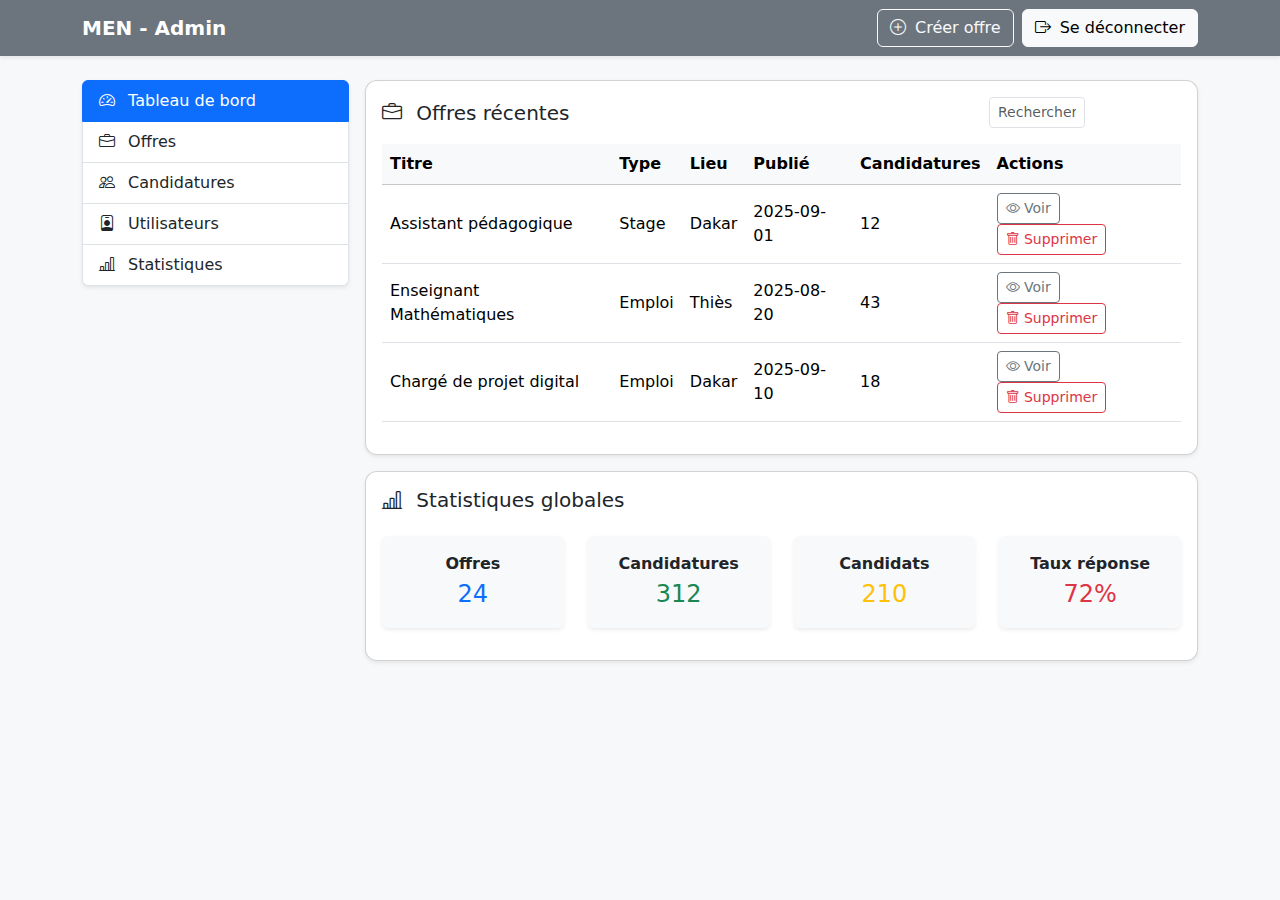
<file: dashboard-admin.html>
<!doctype html>
<html lang="fr">
<head>
  <meta charset="utf-8" />
  <meta name="viewport" content="width=device-width,initial-scale=1" />
  <title>Admin — MEN</title>
  <link href="https://cdn.jsdelivr.net/npm/bootstrap@5.3.2/dist/css/bootstrap.min.css" rel="stylesheet">
  <link href="https://cdn.jsdelivr.net/npm/bootstrap-icons@1.11.3/font/bootstrap-icons.css" rel="stylesheet">
  <link rel="stylesheet" href="style.css">
</head>
<body>
<nav class="navbar navbar-expand-lg navbar-dark bg-secondary shadow-sm">
  <div class="container">
    <a class="navbar-brand fw-bold" href="#">MEN - Admin</a>
    <div class="d-flex ms-auto">
      <button class="btn btn-outline-light me-2">
        <i class="bi bi-plus-circle me-1"></i> Créer offre
      </button>
      <button class="btn btn-light">
        <i class="bi bi-box-arrow-right me-1"></i> Se déconnecter
      </button>
    </div>
  </div>
</nav>

<main class="container my-4">
  <div class="row g-3">
    <!-- Menu gauche -->
    <aside class="col-lg-3">
      <div class="list-group shadow-sm">
        <a class="list-group-item list-group-item-action active">
          <i class="bi bi-speedometer2 me-2"></i> Tableau de bord
        </a>
        <a class="list-group-item list-group-item-action" href="#">
          <i class="bi bi-briefcase me-2"></i> Offres
        </a>
        <a class="list-group-item list-group-item-action" href="#">
          <i class="bi bi-people me-2"></i> Candidatures
        </a>
        <a class="list-group-item list-group-item-action" href="#">
          <i class="bi bi-person-badge me-2"></i> Utilisateurs
        </a>
        <a class="list-group-item list-group-item-action" href="#">
          <i class="bi bi-bar-chart-line me-2"></i> Statistiques
        </a>
      </div>
    </aside>

    <!-- Contenu principal -->
    <section class="col-lg-9">
      <!-- Offres récentes -->
      <div class="card shadow-sm p-3 mb-3">
        <div class="d-flex justify-content-between align-items-center">
          <h5 class="mb-0"><i class="bi bi-briefcase me-2"></i> Offres récentes</h5>
          <div>
            <input id="adminSearch" class="form-control form-control-sm d-inline-block w-50" placeholder="Rechercher...">
          </div>
        </div>

        <div class="table-responsive mt-3">
          <table class="table align-middle table-hover">
            <thead class="table-light">
              <tr>
                <th>Titre</th><th>Type</th><th>Lieu</th><th>Publié</th><th>Candidatures</th><th>Actions</th>
              </tr>
            </thead>
            <tbody id="adminOffers">
              <!-- injecté par JS -->
            </tbody>
          </table>
        </div>
      </div>

      <!-- Statistiques -->
      <div class="card shadow-sm p-3">
        <h5><i class="bi bi-bar-chart-line me-2"></i> Statistiques globales</h5>
        <div class="row text-center mt-3">
          <div class="col-md-3 mb-3">
            <div class="p-3 bg-light rounded shadow-sm">
              <div class="fw-bold">Offres</div>
              <div class="fs-4 text-primary">24</div>
            </div>
          </div>
          <div class="col-md-3 mb-3">
            <div class="p-3 bg-light rounded shadow-sm">
              <div class="fw-bold">Candidatures</div>
              <div class="fs-4 text-success">312</div>
            </div>
          </div>
          <div class="col-md-3 mb-3">
            <div class="p-3 bg-light rounded shadow-sm">
              <div class="fw-bold">Candidats</div>
              <div class="fs-4 text-warning">210</div>
            </div>
          </div>
          <div class="col-md-3 mb-3">
            <div class="p-3 bg-light rounded shadow-sm">
              <div class="fw-bold">Taux réponse</div>
              <div class="fs-4 text-danger">72%</div>
            </div>
          </div>
        </div>
      </div>
    </section>
  </div>
</main>

<script>
const demoOffers = [
  {id:1, title:'Assistant pédagogique', type:'Stage', location:'Dakar', published:'2025-09-01', apps:12},
  {id:2, title:'Enseignant Mathématiques', type:'Emploi', location:'Thiès', published:'2025-08-20', apps:43},
  {id:3, title:'Chargé de projet digital', type:'Emploi', location:'Dakar', published:'2025-09-10', apps:18}
];
const t = document.getElementById('adminOffers');
demoOffers.forEach(o=>{
  const tr = document.createElement('tr');
  tr.innerHTML = `
    <td>${o.title}</td>
    <td>${o.type}</td>
    <td>${o.location}</td>
    <td>${o.published}</td>
    <td>${o.apps}</td>
    <td>
      <button class="btn btn-sm btn-outline-secondary me-1">
        <i class="bi bi-eye"></i> Voir
      </button>
      <button class="btn btn-sm btn-outline-danger">
        <i class="bi bi-trash"></i> Supprimer
      </button>
    </td>
  `;
  t.appendChild(tr);
});
</script>
</body>
</html>
</file>
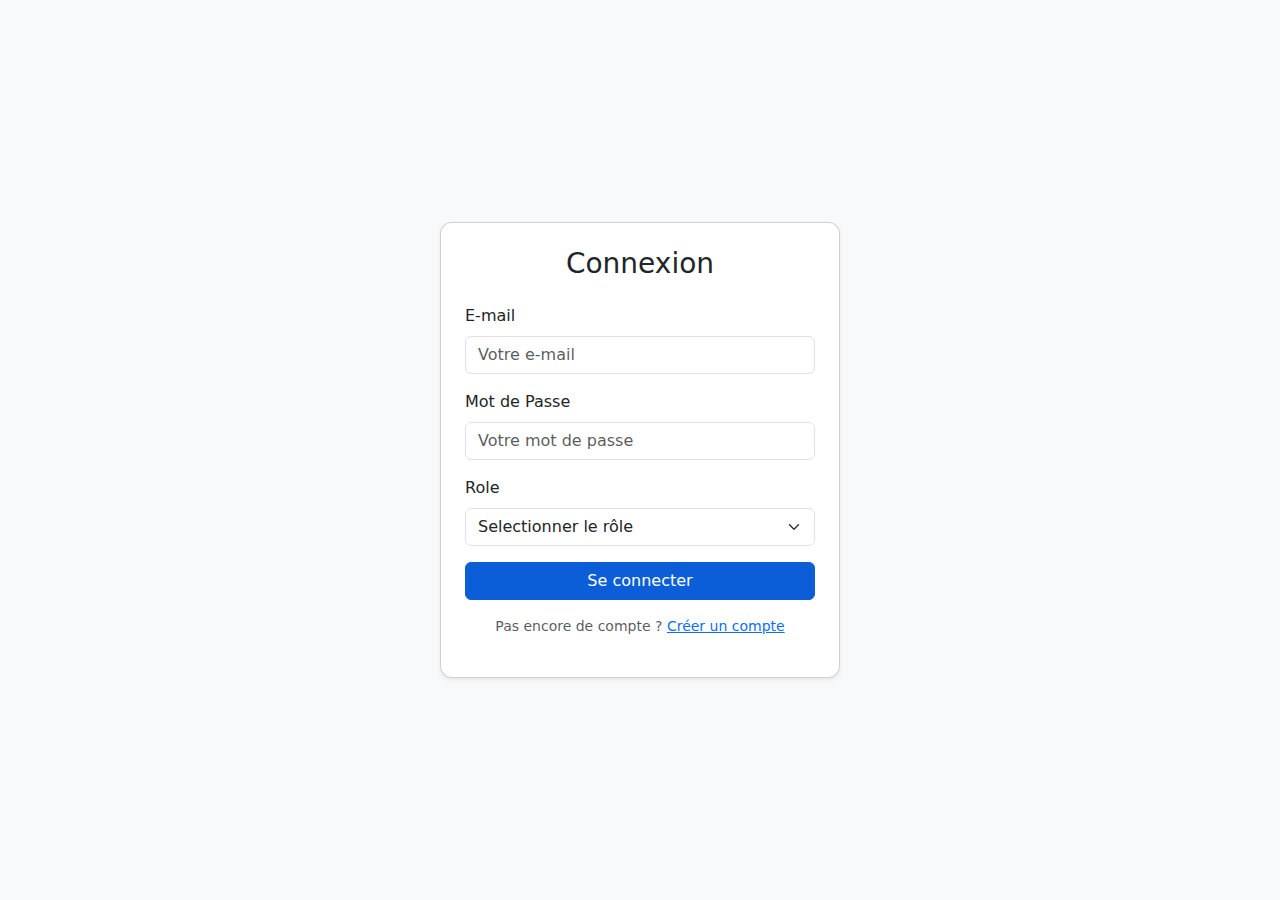
<file: dashboard-candidat.html>
<!doctype html>
<html lang="fr">
<head>
  <meta charset="utf-8" />
  <meta name="viewport" content="width=device-width,initial-scale=1" />
  <title>Tableau de bord — Candidat</title>
  <link href="https://cdn.jsdelivr.net/npm/bootstrap@5.3.2/dist/css/bootstrap.min.css" rel="stylesheet">
  <link href="https://cdn.jsdelivr.net/npm/bootstrap-icons@1.11.3/font/bootstrap-icons.css" rel="stylesheet">
  <link rel="stylesheet" href="style.css">
</head>
<body>
<nav class="navbar navbar-expand-lg navbar-dark bg-secondary shadow-sm">
  <div class="container">
    <a class="navbar-brand fw-bold" href="index.html">MEN</a>
    <div class="d-flex ms-auto gap-2">
      <a class="btn btn-outline-light" href="index.html">
        <i class="bi bi-arrow-left me-1"></i> Retour
      </a>
      <button class="btn btn-light" id="logoutBtn">
        <i class="bi bi-box-arrow-right me-1"></i> Se déconnecter
      </button>
    </div>
  </div>
</nav>

<main class="container my-4">
  <div class="row g-3">
    <!-- Sidebar -->
    <aside class="col-lg-3">
      <div class="card shadow-sm p-3">
        <div class="text-center mb-3">
          <div class="avatar-placeholder mb-2 bg-secondary text-white rounded-circle d-inline-flex justify-content-center align-items-center" style="width:60px;height:60px;font-size:1.2rem;" id="userInitials">
            <!-- Initiales -->
          </div>
          <h6 class="mb-0" id="userName">Utilisateur</h6>
          <p class="small text-muted"><span id="userRole">Rôle</span> • <span id="userLoc">Ville</span></p>
        </div>
        <div class="list-group">
          <a class="list-group-item list-group-item-action active" href="#">
            <i class="bi bi-file-earmark-text me-2"></i> Mes candidatures
          </a>
          <a class="list-group-item list-group-item-action" href="#">
            <i class="bi bi-person-vcard me-2"></i> Profil & CV
          </a>
          <a class="list-group-item list-group-item-action" href="#">
            <i class="bi bi-gear me-2"></i> Paramètres
          </a>
        </div>
      </div>
    </aside>

    <!-- Content -->
    <section class="col-lg-9">
      <!-- Candidatures -->
      <div class="card shadow-sm p-3 mb-3">
        <h5><i class="bi bi-file-earmark-text me-2"></i> Mes candidatures</h5>
        <p class="small text-muted">Historique et statut de chaque candidature</p>

        <div class="table-responsive">
          <table class="table table-hover align-middle">
            <thead class="table-light">
              <tr>
                <th>Offre</th><th>Type</th><th>Lieu</th><th>Date</th><th>Statut</th><th>Actions</th>
              </tr>
            </thead>
            <tbody id="applicationsList">
              <!-- injecté par JS -->
            </tbody>
          </table>
        </div>
      </div>

      <!-- Statistiques -->
      <div class="card shadow-sm p-3">
        <h5><i class="bi bi-bar-chart-line me-2"></i> Statistiques</h5>
        <div class="row text-center mt-3">
          <div class="col-md-4 mb-3">
            <div class="p-3 bg-light rounded shadow-sm">
              <div class="fw-bold">Candidatures envoyées</div>
              <div class="fs-4 text-primary" id="statSent">0</div>
            </div>
          </div>
          <div class="col-md-4 mb-3">
            <div class="p-3 bg-light rounded shadow-sm">
              <div class="fw-bold">En cours</div>
              <div class="fs-4 text-warning" id="statPending">0</div>
            </div>
          </div>
          <div class="col-md-4 mb-3">
            <div class="p-3 bg-light rounded shadow-sm">
              <div class="fw-bold">Acceptées</div>
              <div class="fs-4 text-success" id="statAccepted">0</div>
            </div>
          </div>
        </div>
      </div>
    </section>
  </div>
</main>

<script>
// --- Gestion utilisateur connecté ---
const userData = JSON.parse(localStorage.getItem("men_user") || "{}");

if (!userData.name) {
  // Si pas connecté → redirection login
  window.location.href = "login.html";
} else {
  document.getElementById("userName").textContent = userData.name;
  document.getElementById("userRole").textContent = userData.role || "Étudiant";
  document.getElementById("userLoc").textContent = userData.location || "";

  // Initiales dans avatar
  const initials = userData.name.split(" ").map(n=>n[0]).join("").toUpperCase();
  document.getElementById("userInitials").textContent = initials;
}

// --- Déconnexion ---
document.getElementById("logoutBtn").addEventListener("click", ()=>{
  localStorage.removeItem("men_user");
  window.location.href = "login.html";
});

// --- Candidatures ---
const KEY = 'men_demo_apps';
let apps = [];
try { apps = JSON.parse(localStorage.getItem(KEY) || '[]'); } catch { apps = []; }

const tbody = document.getElementById('applicationsList');
tbody.innerHTML = '';

if (apps.length === 0) {
  const tr = document.createElement('tr');
  tr.innerHTML = `<td colspan="6" class="text-center text-muted">Aucune candidature pour le moment.</td>`;
  tbody.appendChild(tr);
} else {
  apps
    .sort((a,b)=> new Date(b.appliedAt) - new Date(a.appliedAt))
    .forEach(a => {
      const tr = document.createElement('tr');
      const date = new Date(a.appliedAt).toISOString().slice(0,10);
      tr.innerHTML = `
        <td>${a.offerTitle || 'Offre'}</td>
        <td>${a.offerType || ''}</td>
        <td>${a.offerLocation || ''}</td>
        <td>${date}</td>
        <td>${a.status || 'Reçu'}</td>
        <td>
          <button class="btn btn-sm btn-outline-primary">
            <i class="bi bi-eye"></i> Voir
          </button>
        </td>`;
      tbody.appendChild(tr);
    });
}

// Statistiques
document.getElementById('statSent').textContent = apps.length;
document.getElementById('statPending').textContent = apps.filter(x=> (x.status||'').toLowerCase().includes('en')).length;
document.getElementById('statAccepted').textContent = apps.filter(x=> (x.status||'').toLowerCase().includes('accept')).length;
</script>
</body>
</html>
</file>
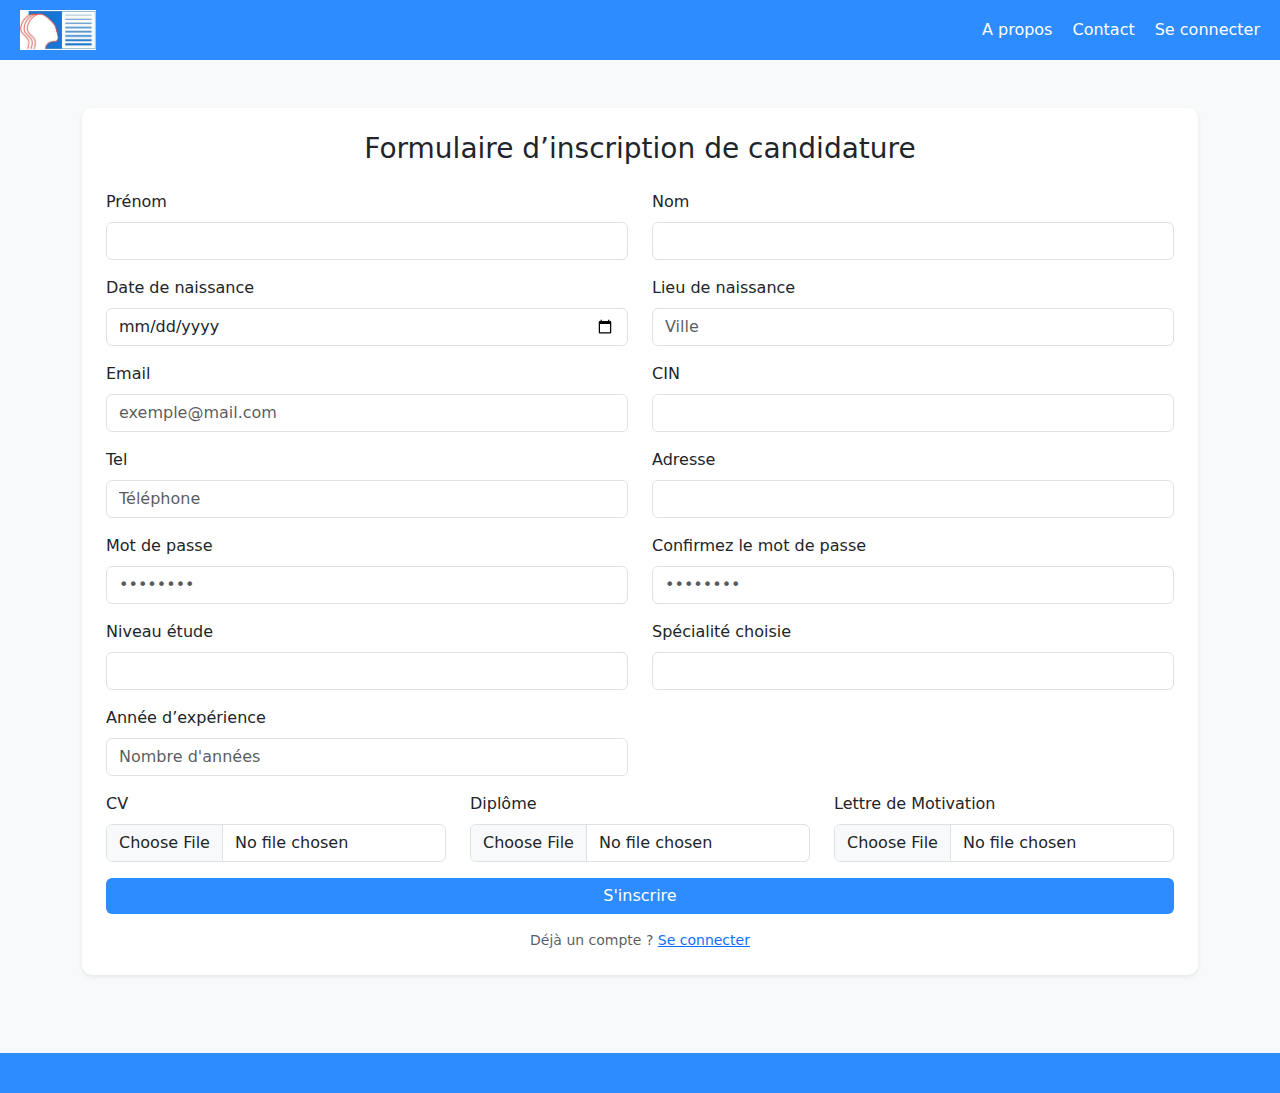
<file: formulaireenregistrement.html>
<!doctype html>
<html lang="fr">
<head>
  <meta charset="utf-8">
  <meta name="viewport" content="width=device-width,initial-scale=1">
  <title>Formulaire d’inscription de candidature</title>
  <link href="https://cdn.jsdelivr.net/npm/bootstrap@5.3.2/dist/css/bootstrap.min.css" rel="stylesheet">
  <link href="https://cdn.jsdelivr.net/npm/bootstrap-icons@1.11.3/font/bootstrap-icons.css" rel="stylesheet">
  <link rel="stylesheet" href="style1.css">
</head>
<!-- Bandeau bleu -->
<div class="navbar-custom">
  <div class="navbar-logo">
    <img src="logo.png" alt="Logo"> <!-- remplace logo.png par ton image -->
  </div>
  <div class="navbar-links">
    <a href="#">A propos</a>
    <a href="#">Contact</a>
    <a href="login.html">Se connecter</a>
 <!-- <a href="register.html">S’inscrire</a>  -->  
  </div>
</div>

<body class="bg-light">

<div class="container py-5">
  <div class="card shadow-sm p-4">
    <h3 class="mb-4 text-center">Formulaire d’inscription de candidature</h3>
    <form id="registerForm">

      <!-- Prénom et Nom -->
      <div class="row">
        <div class="col-md-6 mb-3">
          <label for="prenom" class="form-label">Prénom</label>
          <input type="text" class="form-control" id="prenom" required>
        </div>
        <div class="col-md-6 mb-3">
          <label for="nom" class="form-label">Nom</label>
          <input type="text" class="form-control" id="nom" required>
        </div>
      </div>

      <!-- Date et Lieu de naissance -->
      <div class="row">
        <div class="col-md-6 mb-3">
          <label for="dateNaissance" class="form-label">Date de naissance</label>
          <input type="date" class="form-control" id="dateNaissance" required>
        </div>
        <div class="col-md-6 mb-3">
          <label for="lieuNaissance" class="form-label">Lieu de naissance</label>
          <input type="text" class="form-control" id="lieuNaissance" placeholder="Ville" required>
        </div>
      </div>

      <!-- Email et CIN -->
      <div class="row">
        <div class="col-md-6 mb-3">
          <label for="email" class="form-label">Email</label>
          <input type="email" class="form-control" id="email" placeholder="exemple@mail.com" required>
        </div>
        <div class="col-md-6 mb-3">
          <label for="cin" class="form-label">CIN</label>
          <input type="text" class="form-control" id="cin" required>
        </div>
      </div>

      <!-- Téléphone et Adresse -->
      <div class="row">
        <div class="col-md-6 mb-3">
          <label for="tel" class="form-label">Tel</label>
          <input type="tel" class="form-control" id="tel" placeholder="Téléphone" required>
        </div>
        <div class="col-md-6 mb-3">
          <label for="adresse" class="form-label">Adresse</label>
          <input type="text" class="form-control" id="adresse" required>
        </div>
      </div>

      <!-- Mot de passe et Confirmation -->
      <div class="row">
        <div class="col-md-6 mb-3">
          <label for="password" class="form-label">Mot de passe</label>
          <input type="password" class="form-control" id="password" placeholder="••••••••" required>
        </div>
        <div class="col-md-6 mb-3">
          <label for="confirmPassword" class="form-label">Confirmez le mot de passe</label>
          <input type="password" class="form-control" id="confirmPassword" placeholder="••••••••" required>
        </div>
      </div>

      <!-- Niveau et Spécialité -->
      <div class="row">
        <div class="col-md-6 mb-3">
          <label for="niveau" class="form-label">Niveau étude</label>
          <input type="text" class="form-control" id="niveau" required>
        </div>
        <div class="col-md-6 mb-3">
          <label for="specialite" class="form-label">Spécialité choisie</label>
          <input type="text" class="form-control" id="specialite" required>
        </div>
      </div>

      <!-- Expérience -->
      <div class="row">
        <div class="col-md-6 mb-3">
          <label for="experience" class="form-label">Année d’expérience</label>
          <input type="number" class="form-control" id="experience" placeholder="Nombre d'années" required>
        </div>
      </div>

      <!-- Fichiers : CV, Diplôme, Lettre -->
      <div class="row">
        <div class="col-md-4 mb-3">
          <label class="form-label">CV</label>
          <input class="form-control" type="file" id="cv" required>
        </div>
        <div class="col-md-4 mb-3">
          <label class="form-label">Diplôme</label>
          <input class="form-control" type="file" id="diplome" required>
        </div>
        <div class="col-md-4 mb-3">
          <label class="form-label">Lettre de Motivation</label>
          <input class="form-control" type="file" id="lettre" required>
        </div>
      </div>

      <!-- Bouton -->
      <div class="d-grid">
        <button type="submit" class="btn btn-primary">S'inscrire</button>
      </div>

      <p class="mt-3 text-center small text-muted">
        Déjà un compte ? <a href="login.html">Se connecter</a>
      </p>
    </form>
  </div>
</div>

<script>
document.getElementById('registerForm').addEventListener('submit', function(e) {
  e.preventDefault();

  const password = document.getElementById('password').value;
  const confirmPassword = document.getElementById('confirmPassword').value;

  if (password !== confirmPassword) {
    alert("Les mots de passe ne correspondent pas !");
    return;
  }

  alert("Formulaire soumis avec succès !");
});
</script>

</body>
<!-- Pied de page bleu -->
<div class="footer-custom"></div>

</html>
</file>
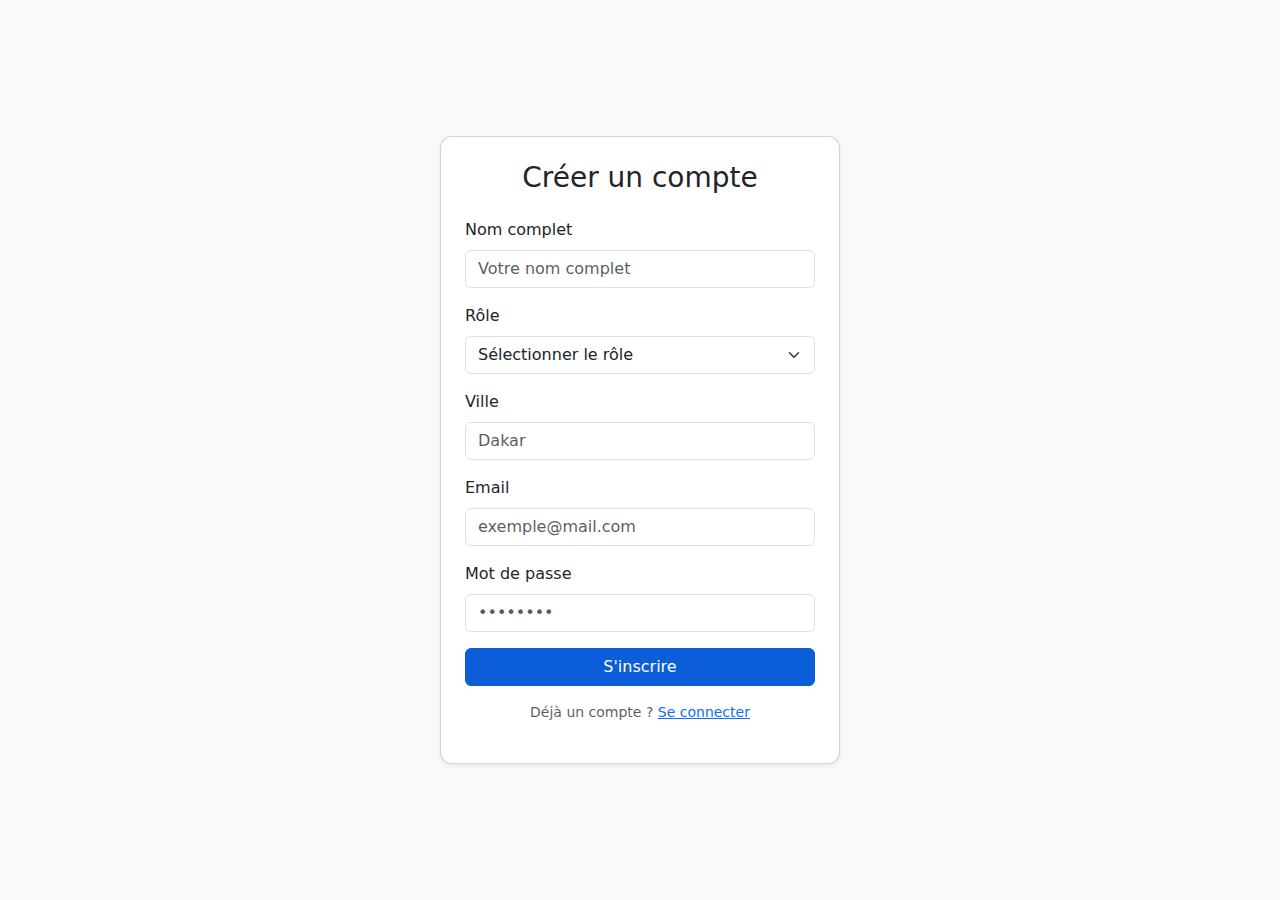
<file: inscription.html>
<!doctype html>
<html lang="fr">
<head>
  <meta charset="utf-8">
  <meta name="viewport" content="width=device-width,initial-scale=1">
  <title>Inscription — MEN</title>
  <link href="https://cdn.jsdelivr.net/npm/bootstrap@5.3.2/dist/css/bootstrap.min.css" rel="stylesheet">
  <link href="https://cdn.jsdelivr.net/npm/bootstrap-icons@1.11.3/font/bootstrap-icons.css" rel="stylesheet">
  <link rel="stylesheet" href="style.css">
</head>
<body class="bg-light">

<div class="container d-flex justify-content-center align-items-center" style="min-height:100vh;">
  <div class="card shadow-sm p-4" style="width:100%; max-width:400px;">
    <h3 class="mb-4 text-center">Créer un compte</h3>
    <form id="registerForm">
      <div class="mb-3">
        <label for="inputName" class="form-label">Nom complet</label>
        <input type="text" class="form-control" id="inputName" placeholder="Votre nom complet" required>
      </div>
      <div class="mb-3">
        <label for="inputRole" class="form-label">Rôle</label>
        <select class="form-select" id="inputRole" required>
          <option value="">Sélectionner le rôle</option>
          <option value="Étudiant">Étudiant</option>
          <option value="Jeune diplômé">Jeune diplômé</option>
          <option value="Professionnel">Professionnel</option>
          <option value="Administrateur">Administrateur</option>
        </select>
      </div>
      <div class="mb-3">
        <label for="inputLocation" class="form-label">Ville</label>
        <input type="text" class="form-control" id="inputLocation" placeholder="Dakar" required>
      </div>
      <div class="mb-3">
        <label for="inputEmail" class="form-label">Email</label>
        <input type="email" class="form-control" id="inputEmail" placeholder="exemple@mail.com" required>
      </div>
      <div class="mb-3">
        <label for="inputPassword" class="form-label">Mot de passe</label>
        <input type="password" class="form-control" id="inputPassword" placeholder="••••••••" required>
      </div>
      <div class="d-grid">
        <button type="submit" class="btn btn-primary">S'inscrire</button>
      </div>
      <p class="mt-3 text-center small text-muted">
        Déjà un compte ? <a href="login.html">Se connecter</a>
      </p>
    </form>
  </div>
</div>

<script>
document.getElementById('inscriptionForm').addEventListener('submit', function(e) {
  e.preventDefault();

  const name = document.getElementById('inputName').value.trim();
  const role = document.getElementById('inputRole').value;
  const location = document.getElementById('inputLocation').value.trim();
  const email = document.getElementById('inputEmail').value.trim();
  const password = document.getElementById('inputPassword').value;

  if (!name || !role || !location || !email || !password) return;

  // Stocker l'utilisateur dans localStorage
  const user = { name, role, location, email, password };
  localStorage.setItem('men_user', JSON.stringify(user));

  // Redirection selon le rôle
  if (role === "Administrateur") {
    window.location.href = "dashboard-admin.html";
  } else {
    window.location.href = "dashboard-candidat.html";
  }
});
</script>

</body>
</html>
</file>
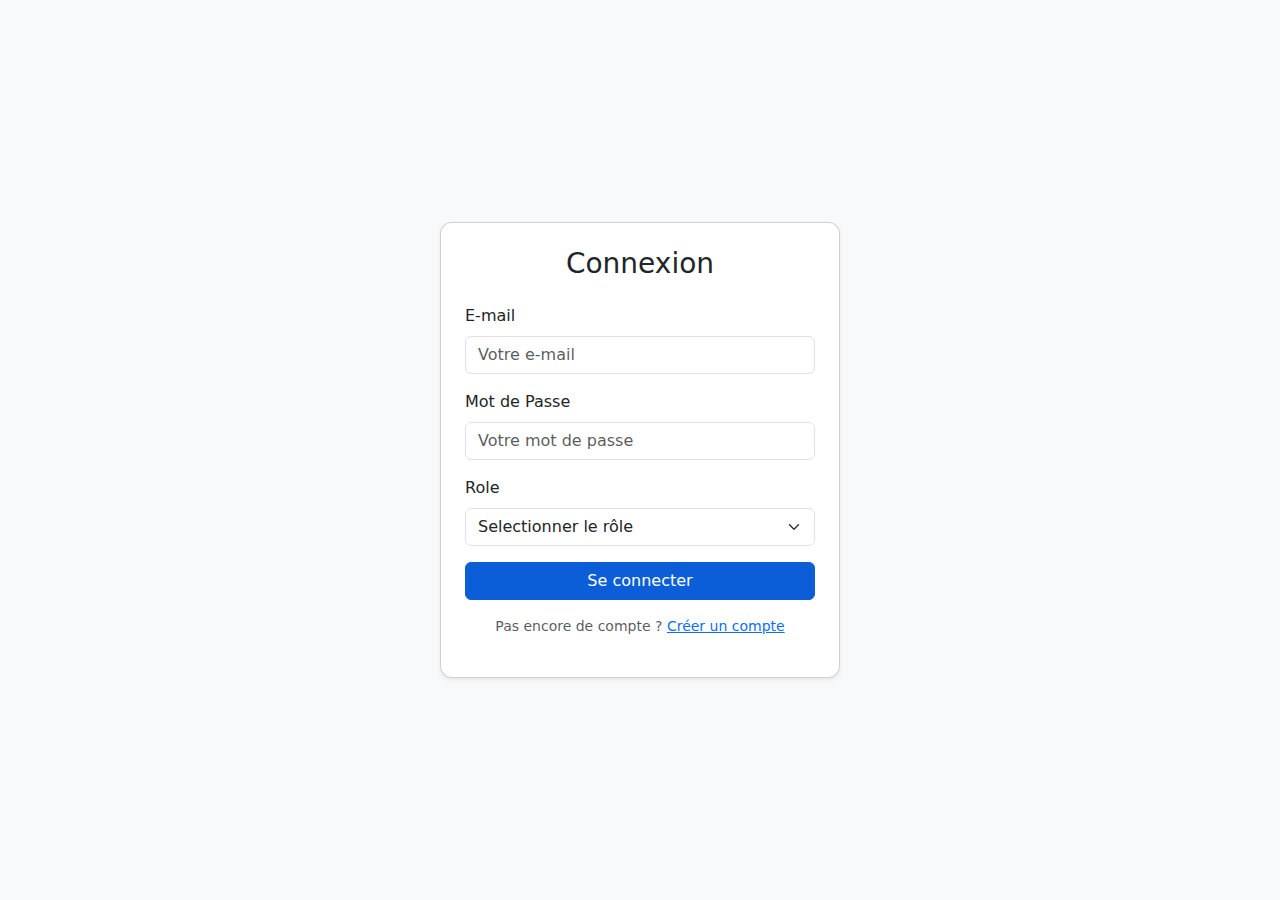
<file: login.html>
<!DOCTYPE html>
<html lang="fr">
  <head>
    <meta charset="utf-8" />
    <meta name="viewport" content="width=device-width,initial-scale=1" />
    <title>Connexion — MEN</title>
    <link
      href="https://cdn.jsdelivr.net/npm/bootstrap@5.3.2/dist/css/bootstrap.min.css"
      rel="stylesheet"
    />
    <link
      href="https://cdn.jsdelivr.net/npm/bootstrap-icons@1.11.3/font/bootstrap-icons.css"
      rel="stylesheet"
    />
    <link rel="stylesheet" href="style.css" />
  </head>
  <body class="bg-light">
    <div
      class="container d-flex justify-content-center align-items-center"
      style="min-height: 100vh"
    >
      <div class="card shadow-sm p-4" style="width: 100%; max-width: 400px">
        <h3 class="mb-4 text-center">Connexion</h3>
        <form id="loginForm">
          <div class="mb-3">
            <label for="inputName" class="form-label">E-mail</label>
            <input
              type="text"
              class="form-control"
              id="inputName"
              placeholder="Votre e-mail"
              required
            />
          </div>
          <div class="mb-3">
            <label for="inputLocation" class="form-label">Mot de Passe</label>
            <input
              type="password"
              class="form-control"
              id="inputLocation"
              placeholder="Votre mot de passe"
              required
            />
          </div>
          <div class="mb-3">
            <label for="inputRole" class="form-label">Role</label>
            <select class="form-select" id="inputRole" required>
              <option value="">Selectionner le rôle</option>
              <option value="Étudiant">Étudiant</option>
              <option value="Jeune diplômé">Jeune diplômé</option>
              <option value="Professionnel">Professionnel</option>
              <option value="Administrateur">Administrateur</option>
            </select>
          </div>
          <div class="d-grid">
            <button type="submit" class="btn btn-primary">Se connecter</button>
          </div>
          <p class="mt-3 text-center small text-muted">
            Pas encore de compte ?
            <a href="inscription.html">Créer un compte</a>
          </p>
        </form>
      </div>
    </div>

    <script>
      document
        .getElementById("loginForm")
        .addEventListener("submit", function (e) {
          e.preventDefault();

          const name = document.getElementById("inputName").value.trim();
          const role = document.getElementById("inputRole").value;
          const location = document
            .getElementById("inputLocation")
            .value.trim();

          if (!name || !role || !location) return;

          // Sauvegarde dans localStorage
          const user = { name, role, location };
          localStorage.setItem("men_user", JSON.stringify(user));

          // Redirection selon le rôle
          if (role === "Administrateur") {
            window.location.href = "dashboard-admin.html";
          } else {
            window.location.href = "dashboard-candidat.html";
          }
        });
    </script>
  </body>
</html>
</file>
<file: style.css>
:root{
    --primary:#0d6efd;
    --muted:#6c757d;
    --surface:#ffffff;
    --card-shadow: 0 6px 20px rgba(16,24,40,.06);
    --radius:10px;
    --brand:#0b5ed7;
    --accent:#198754;
    --bg-hero: linear-gradient(90deg,#0d6efd22,#6610f422);
  }
  body{
    font-family: Inter, ui-sans-serif, system-ui, -apple-system, "Segoe UI", Roboto, "Helvetica Neue", Arial;
    background:#f6f8fa;
    color:#223;
  }
  /* Navbar brand blue background */
  .bg-blue{
    background: linear-gradient(90deg, #0b5ed7, #0a58ca);
  }
  .navbar.bg-blue .navbar-brand,
  .navbar.bg-blue .nav-link{ color:#fff; }
  .navbar.bg-blue .nav-link{ opacity:.9; }
  .navbar.bg-blue .nav-link:hover{ opacity:1; }
  .navbar.bg-blue .btn-outline-primary{ color:#fff; border-color:#fff; }
  .navbar.bg-blue .btn-outline-primary:hover{ background:#fff; color:#0a58ca; }
  .navbar-toggler{ border:0; }
  .navbar-light .navbar-toggler-icon{ filter: invert(1) grayscale(100%); }
  .hero{
    background: var(--bg-hero);
    border-radius:12px;
    margin-top:70px;
    color:#0b2d4a;
  }

  .avatar-placeholder{
    width:72px;height:72px;border-radius:50%;background:linear-gradient(135deg,#0d6efd,#6610f4);display:inline-flex;align-items:center;justify-content:center;color:#fff;font-weight:700;font-size:20px;margin:0 auto;
  }
  .offer-card { transition:transform .12s ease, box-shadow .12s ease; border-radius:8px; }
  .offer-card:hover { transform:translateY(-6px); box-shadow: var(--card-shadow); }
  .stat-card{ background:#fff;padding:12px;border-radius:8px;box-shadow:var(--card-shadow); text-align:center; margin-bottom:12px;}
  .stat-value{ font-size:1.6rem; font-weight:700; margin-top:6px; }
  .admin-stat{ background:#fff;padding:12px;border-radius:8px;text-align:center; box-shadow:var(--card-shadow); }
  .admin-stat-value{ font-weight:700; font-size:1.4rem; margin-top:6px; color:var(--brand); }
  .btn-primary{ background:var(--brand); border-color:var(--brand); }
  .btn-primary:hover{ background:#0a58ca; border-color:#0a58ca; }
  .btn-outline-secondary:hover{ background:#f1f5f9; }
  .card { border-radius:12px; }
  .modal .modal-content { border-radius:12px; }
  small.text-muted{ color:var(--muted) !important; }
  /* Forms & focus */
  .form-control:focus, .form-select:focus{ box-shadow:0 0 0 .2rem rgba(13,110,253,.12); border-color:#9ec5fe; }
  /* Table tiny polish */
  .table-hover tbody tr:hover{ background:#f8fafc; }

  #about {
  border-radius: 10px;
}

#about h3 {
  font-size: 1.8rem;
}

#about p {
  line-height: 1.6;
}

#about img {
  opacity: 0.95;
  transition: transform 0.3s ease;
}

#about img:hover {
  transform: scale(1.05);
}
</file>
<file: style1.css>
/* Reset basique */
body, h1, h2, h3, h4, h5, h6, p, ul {
  margin: 0;
  padding: 0;
}

/* Bandeau bleu en haut */
.navbar-custom {
  background-color: #2d8cff; /* Bleu du bandeau */
  color: white;
  padding: 10px 20px;
  display: flex;
  align-items: center;
  justify-content: space-between;
}

/* Logo ou icône gauche */
.navbar-logo {
  display: flex;
  align-items: center;
}

.navbar-logo img {
  height: 40px;
  width: auto;
  margin-right: 10px;
}

/* Liens à droite */
.navbar-links {
  display: flex;
  gap: 20px;
}

.navbar-links a {
  color: white;
  text-decoration: none;
  font-weight: 500;
  transition: 0.3s;
}

.navbar-links a:hover {
  text-decoration: underline;
}

/* Pied de page bleu */
.footer-custom {
  background-color: #2d8cff;
  height: 40px;
  margin-top: 30px;
}

/* Carte formulaire */
.card {
  border-radius: 10px;
  border: none;
}

.btn-primary {
  background-color: #2d8cff;
  border: none;
}

.btn-primary:hover {
  background-color: #1a6ed8;
}
</file>
